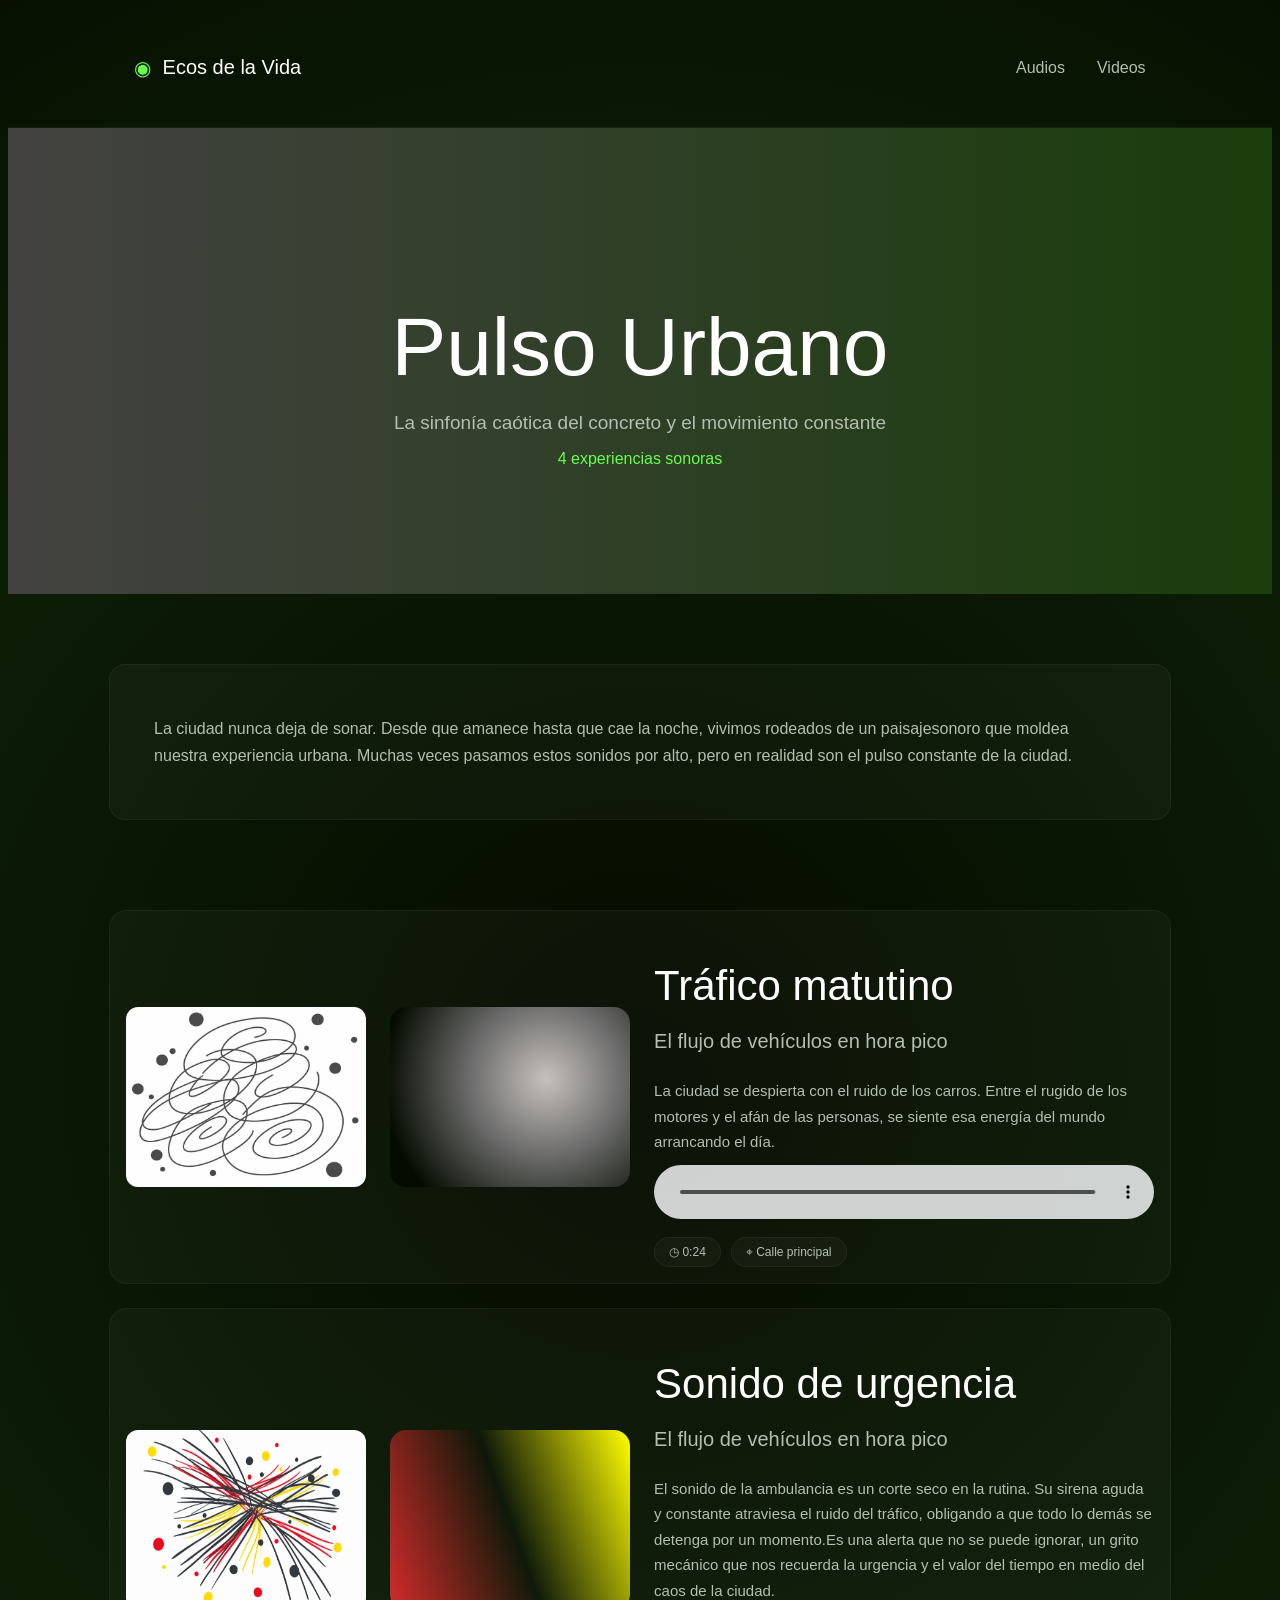
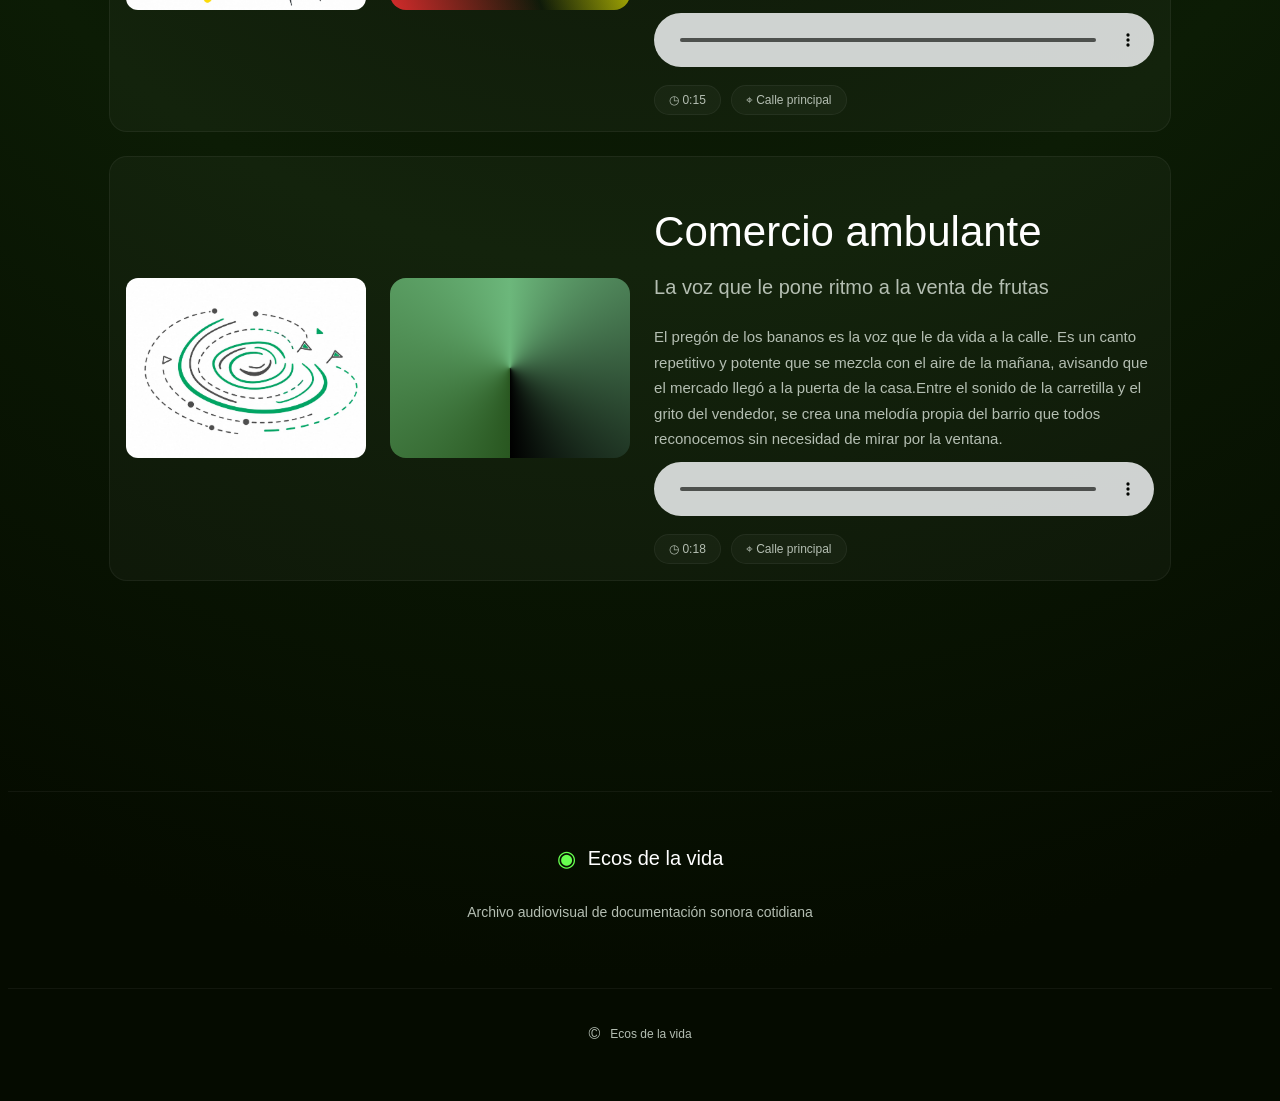
<file: archivo sonoro 2.5/pulso.html>
<!DOCTYPE html>
<html lang="es">

<head>
  <meta charset="UTF-8">
  <meta name="viewport" content="width=device-width, initial-scale=1.0">
  <title>Pulso Urbano</title>
  <link rel="stylesheet" href="pulso.css">
</head>

<body>

  <header class="encabezado">

    <a href="index.html" class="logo">

      <span class="logo-icono">◉</span>
      <span class="logo-texto">Ecos de la Vida</span>

    </a>

    <nav class="navegacion">
      <a href="index.html#territorios" class="navegacion-enlace">Audios</a>
      <a href="index.html#videos" class="navegacion-enlace">Videos</a>
    </nav>

  </header>

  <main class="pagina-categoria">

    <section class="categoria-hero">

        <div class="categoria-contenido">

            <h1 class="categoria-titulo">Pulso Urbano</h1>

            <p class="categoria-subtitulo">
                La sinfonía caótica del concreto y el movimiento constante
            </p>

            <p class="categoria-cantidad">
                4 experiencias sonoras
            </p>

        </div>

  </section>


  <section class="categoria-intro">

        <div class="categoria-caja">

            <p>
                La ciudad nunca deja de sonar. Desde que amanece hasta que cae la noche,
                 vivimos rodeados de un paisajesonoro que moldea nuestra experiencia urbana.
                  Muchas veces pasamos estos sonidos por alto, pero en realidad son el pulso constante de la ciudad.
            </p>

        </div>

  </section>


  <section class="audios">

        <article class="audio-card">

            <img 
            src="media/img/trafico.jpeg" 
            alt="Tráfico matutino"
            class="audio-img">

            <div class="audio-cuadro"></div>

            <div class="audio-info">

                <div class="audio-top">

                    <div>

                        <h2 class="audio-titulo">
                            Tráfico matutino
                        </h2>

                        <h3 class="audio-subtitulo">
                            El flujo de vehículos en hora pico
                        </h3>

                    </div>

                    
                </div>

                <p class="audio-texto">

                    La ciudad se despierta con el ruido de los carros.
                    Entre el rugido de los motores y el afán de las personas,
                    se siente esa energía del mundo arrancando el día.

                </p>

                <audio controls class="audio-player">

                    <source 
                    src="media/Audios/trafico.mp3"
                    type="audio/mpeg">

                </audio>

                <div class="audio-meta">

                    <span class="audio-tag">
                    ◷ 0:24
                    </span>

                    <span class="audio-tag">
                    ⌖ Calle principal
                    </span>

                </div>

            </div>

        </article>


         <article class="audio-card">

            <img 
            src="media/img/ambulancia.jpeg" 
            alt="ruido ambulancia"
            class="audio-img">

            <div class="audio-cuadro-1"></div>

            <div class="audio-info">

                <div class="audio-top">

                    <div>

                        <h2 class="audio-titulo">
                            Sonido de urgencia
                        </h2>

                        <h3 class="audio-subtitulo">
                            El flujo de vehículos en hora pico
                        </h3>

                    </div>

                    
                </div>

                <p class="audio-texto">

                    El sonido de la ambulancia es un corte seco en la rutina. Su sirena aguda y
                    constante atraviesa el ruido del tráfico, obligando a que todo lo demás se
                    detenga por un momento.Es una alerta que no se puede ignorar, un grito mecánico
                    que nos recuerda la urgencia y el valor del tiempo en medio del caos de la ciudad.
                </p>

                <audio controls class="audio-player">

                    <source 
                    src="media/Audios/ambulancia.mp3"
                    type="audio/mpeg">

                </audio>

                <div class="audio-meta">

                    <span class="audio-tag">
                    ◷ 0:15
                    </span>

                    <span class="audio-tag">
                    ⌖ Calle principal
                    </span>

                </div>

            </div>

        </article>


         <article class="audio-card">

            <img 
            src="media/img/vendedor.jpeg" 
            alt="representacion ruido vendedor"
            class="audio-img">

            <div class="audio-cuadro-2"></div>

            <div class="audio-info">

            <div class="audio-top">

                <div>

                <h2 class="audio-titulo">
                    Comercio ambulante
                </h2>

                <h3 class="audio-subtitulo">
                    La voz que le pone ritmo a la venta de frutas
                </h3>

                </div>

                
            </div>

            <p class="audio-texto">

                El pregón de los bananos es la voz que le da vida a la calle. Es un canto
                repetitivo y potente que se mezcla con el aire de la mañana, avisando que
                el mercado llegó a la puerta de la casa.Entre el sonido de la carretilla 
                y el grito del vendedor, se crea una melodía propia del barrio que todos 
                reconocemos sin necesidad de mirar por la ventana.
            </p>

            <audio controls class="audio-player">

                <source 
                src="media/Audios/vendedor.mp3"
                type="audio/mpeg">

            </audio>

            <div class="audio-meta">

                <span class="audio-tag">
                ◷ 0:18
                </span>

                <span class="audio-tag">
                ⌖ Calle principal
                </span>

            </div>

            </div>

        </article>
  </section>

    <footer class="footer">

        <div class="footer-linea"></div>

            <div class="footer-contenido">

                <div class="footer-logo">

                    <span class="footer-icono">◉</span>

                    <span class="footer-texto">Ecos de la vida</span>

                </div>

                    <p class="footer-descripcion">
                        Archivo audiovisual de documentación sonora cotidiana
                    </p>

            </div>

            <div class="footer-linea"></div>

            <div class="footer-copy">

                <span class="footer-copy-icono">©</span>

                <p>Ecos de la vida</p>

            </div>

    </footer>   



</main>

</body>
</html>
</file>
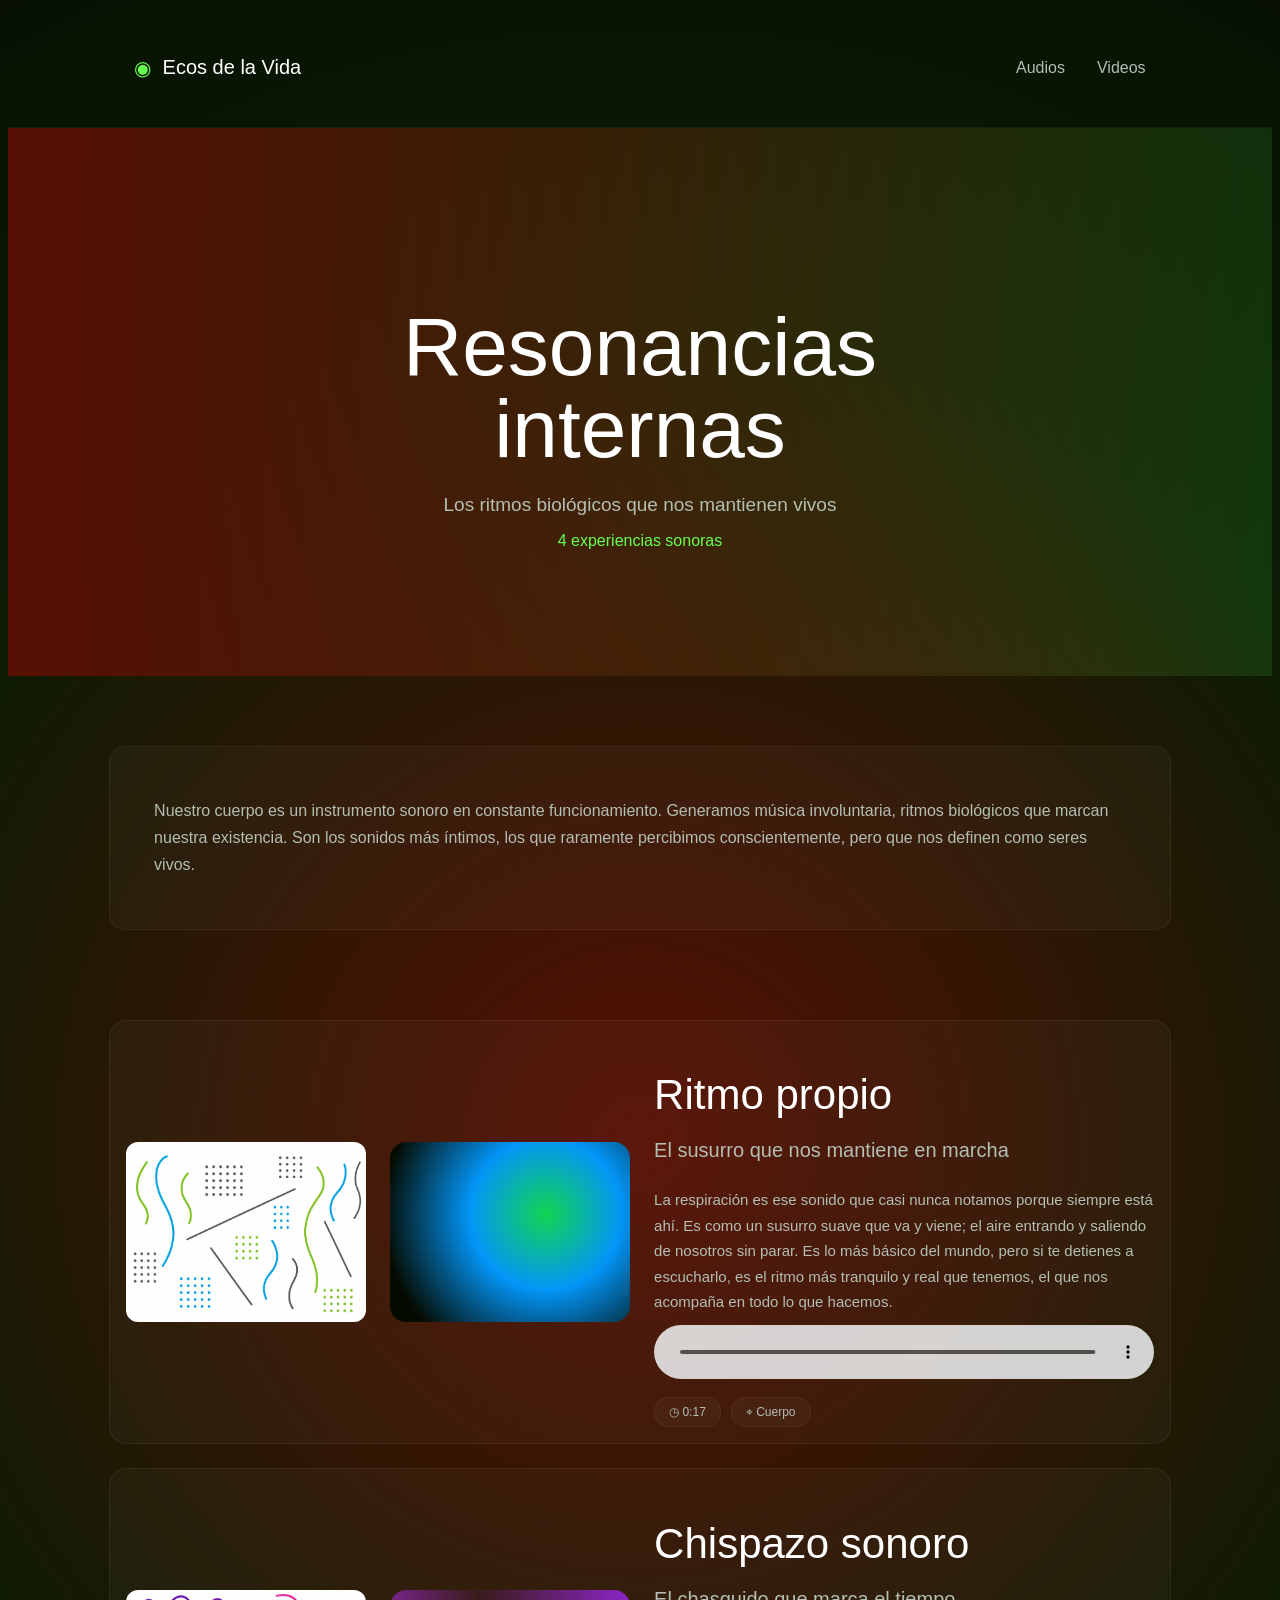
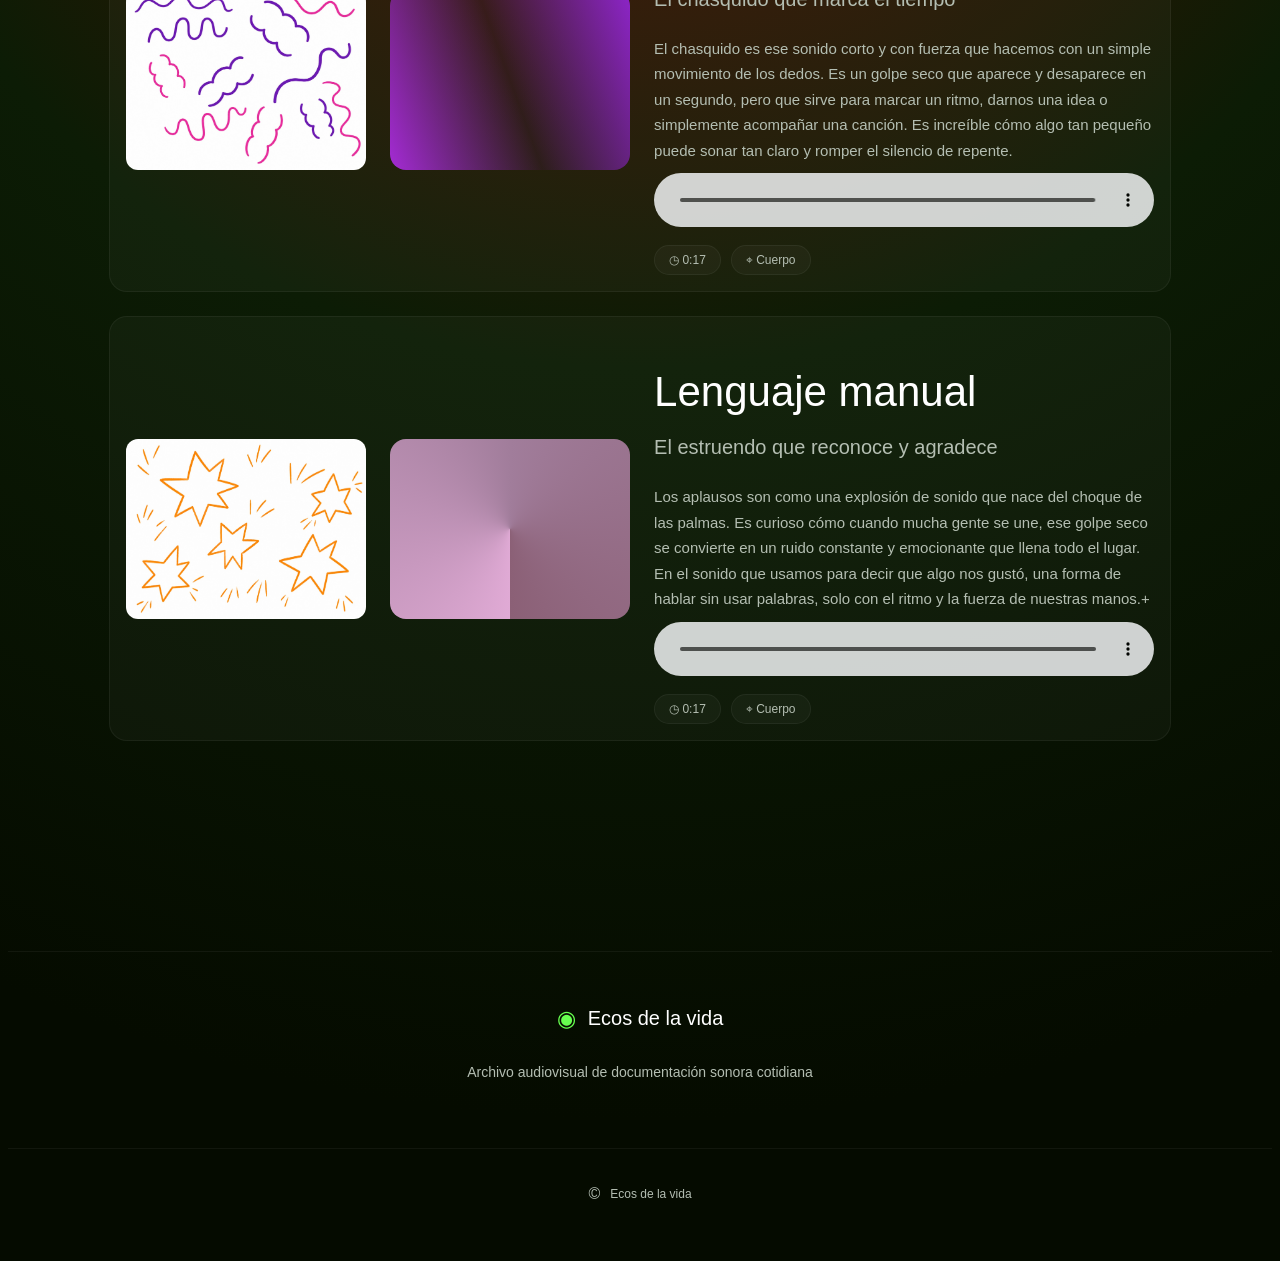
<file: archivo sonoro 2.5/resonancias.html>
<!DOCTYPE html>
<html lang="es">

<head>
  <meta charset="UTF-8">
  <meta name="viewport" content="width=device-width, initial-scale=1.0">
  <title>Resonancias Internas</title>
  <link rel="stylesheet" href="resonancias.css">
</head>

<body>

  <header class="encabezado">

    <a href="index.html" class="logo">

      <span class="logo-icono">◉</span>
      <span class="logo-texto">Ecos de la Vida</span>

    </a>

    <nav class="navegacion">
      <a href="index.html#territorios" class="navegacion-enlace">Audios</a>
      <a href="index.html#videos" class="navegacion-enlace">Videos</a>
    </nav>

  </header>

  <main class="pagina-categoria">

    <section class="categoria-hero">

        <div class="categoria-contenido">

            <h1 class="categoria-titulo">Resonancias internas</h1>

            <p class="categoria-subtitulo">
                Los ritmos biológicos que nos mantienen vivos     
            </p>

            <p class="categoria-cantidad">
                4 experiencias sonoras
            </p>

        </div>

  </section>


  <section class="categoria-intro">

        <div class="categoria-caja">

            <p>
                Nuestro cuerpo es un instrumento sonoro en constante funcionamiento.
                 Generamos música involuntaria, ritmos biológicos que marcan nuestra
                  existencia. Son los sonidos más íntimos, los que raramente percibimos 
                  conscientemente, pero que nos definen como seres vivos.
            </p>

        </div>

  </section>


  <section class="audios">

        <article class="audio-card">

            <img 
            src="media/img/Respiracion.jpeg" 
            alt="representacion ruido respiración"
            class="audio-img">

            <div class="audio-cuadro"></div>

            <div class="audio-info">

                <div class="audio-top">

                    <div>

                        <h2 class="audio-titulo">
                            Ritmo propio
                        </h2>

                        <h3 class="audio-subtitulo">
                            El susurro que nos mantiene en marcha
                        </h3>

                    </div>

                    
                </div>

                <p class="audio-texto">

                    La respiración es ese sonido que casi nunca notamos porque siempre está ahí.
                     Es como un susurro suave que va y viene; el aire entrando y saliendo de nosotros
                    sin parar. Es lo más básico del mundo, pero si te detienes a escucharlo, 
                    es el ritmo más tranquilo y real que tenemos, el que nos acompaña en todo
                     lo que hacemos.
                </p>

                <audio controls class="audio-player">

                    <source 
                    src="media/Audios/respiracion.mp3"
                    type="audio/mpeg">

                </audio>

                <div class="audio-meta">

                    <span class="audio-tag">
                    ◷ 0:17
                    </span>

                    <span class="audio-tag">
                    ⌖ Cuerpo
                    </span>

                </div>

            </div>

        </article>


         <article class="audio-card">

            <img 
            src="media/img/chasquido.jpeg" 
            alt="representacion ruido chasquido"
            class="audio-img">

            <div class="audio-cuadro-1"></div>

            <div class="audio-info">

                <div class="audio-top">

                    <div>

                        <h2 class="audio-titulo">
                            Chispazo sonoro
                        </h2>

                        <h3 class="audio-subtitulo">
                            El chasquido que marca el tiempo
                        </h3>

                    </div>

                    
                </div>

            <p class="audio-texto">

                El chasquido es ese sonido corto y con fuerza que hacemos con
                un simple movimiento de los dedos. Es un golpe seco que aparece
                y desaparece en un segundo, pero que sirve para marcar un ritmo,
                darnos una idea o simplemente acompañar una canción. Es increíble
                 cómo algo tan pequeño puede sonar tan claro y romper el silencio de repente.
            </p>

            <audio controls class="audio-player">

                <source 
                src="media/Audios/chasquido.mp3"
                type="audio/mpeg">

            </audio>

            <div class="audio-meta">

                <span class="audio-tag">
                ◷ 0:17
                </span>

                <span class="audio-tag">
                ⌖ Cuerpo
                </span>

            </div>

            </div>

        </article>


         <article class="audio-card">

            <img 
            src="media/img/aplauso.jpeg" 
            alt="representacion ruido aplauso"
            class="audio-img">

            <div class="audio-cuadro-2"></div>

            <div class="audio-info">

            <div class="audio-top">

                <div>

                    <h2 class="audio-titulo">
                        Lenguaje manual
                    </h2>

                    <h3 class="audio-subtitulo">
                        El estruendo que reconoce y agradece
                    </h3>

                </div>

                
            </div>

            <p class="audio-texto">

                Los aplausos son como una explosión de sonido que
                 nace del choque de las palmas. Es curioso cómo cuando
                 mucha gente se une, ese golpe seco se convierte en un
                  ruido constante y emocionante que llena todo el lugar.
                En el sonido que usamos para decir que algo nos gustó,
                una forma de hablar sin usar palabras, solo con el ritmo 
                y la fuerza de nuestras manos.+
            </p>

            <audio controls class="audio-player">

                <source 
                src="media/Audios/aplausos.mp3"
                type="audio/mpeg">

            </audio>

            <div class="audio-meta">

                <span class="audio-tag">
                ◷ 0:17
                </span>

                <span class="audio-tag">
                ⌖ Cuerpo
                </span>

            </div>

            </div>

        </article>

  </section>

    <footer class="footer">

        <div class="footer-linea"></div>

            <div class="footer-contenido">

                <div class="footer-logo">

                    <span class="footer-icono">◉</span>

                    <span class="footer-texto">Ecos de la vida</span>

                </div>

                    <p class="footer-descripcion">
                        Archivo audiovisual de documentación sonora cotidiana
                    </p>

            </div>

            <div class="footer-linea"></div>

            <div class="footer-copy">

                <span class="footer-copy-icono">©</span>

                <p>Ecos de la vida</p>

            </div>

            </footer>   



</main>

</body>
</html>
</file>
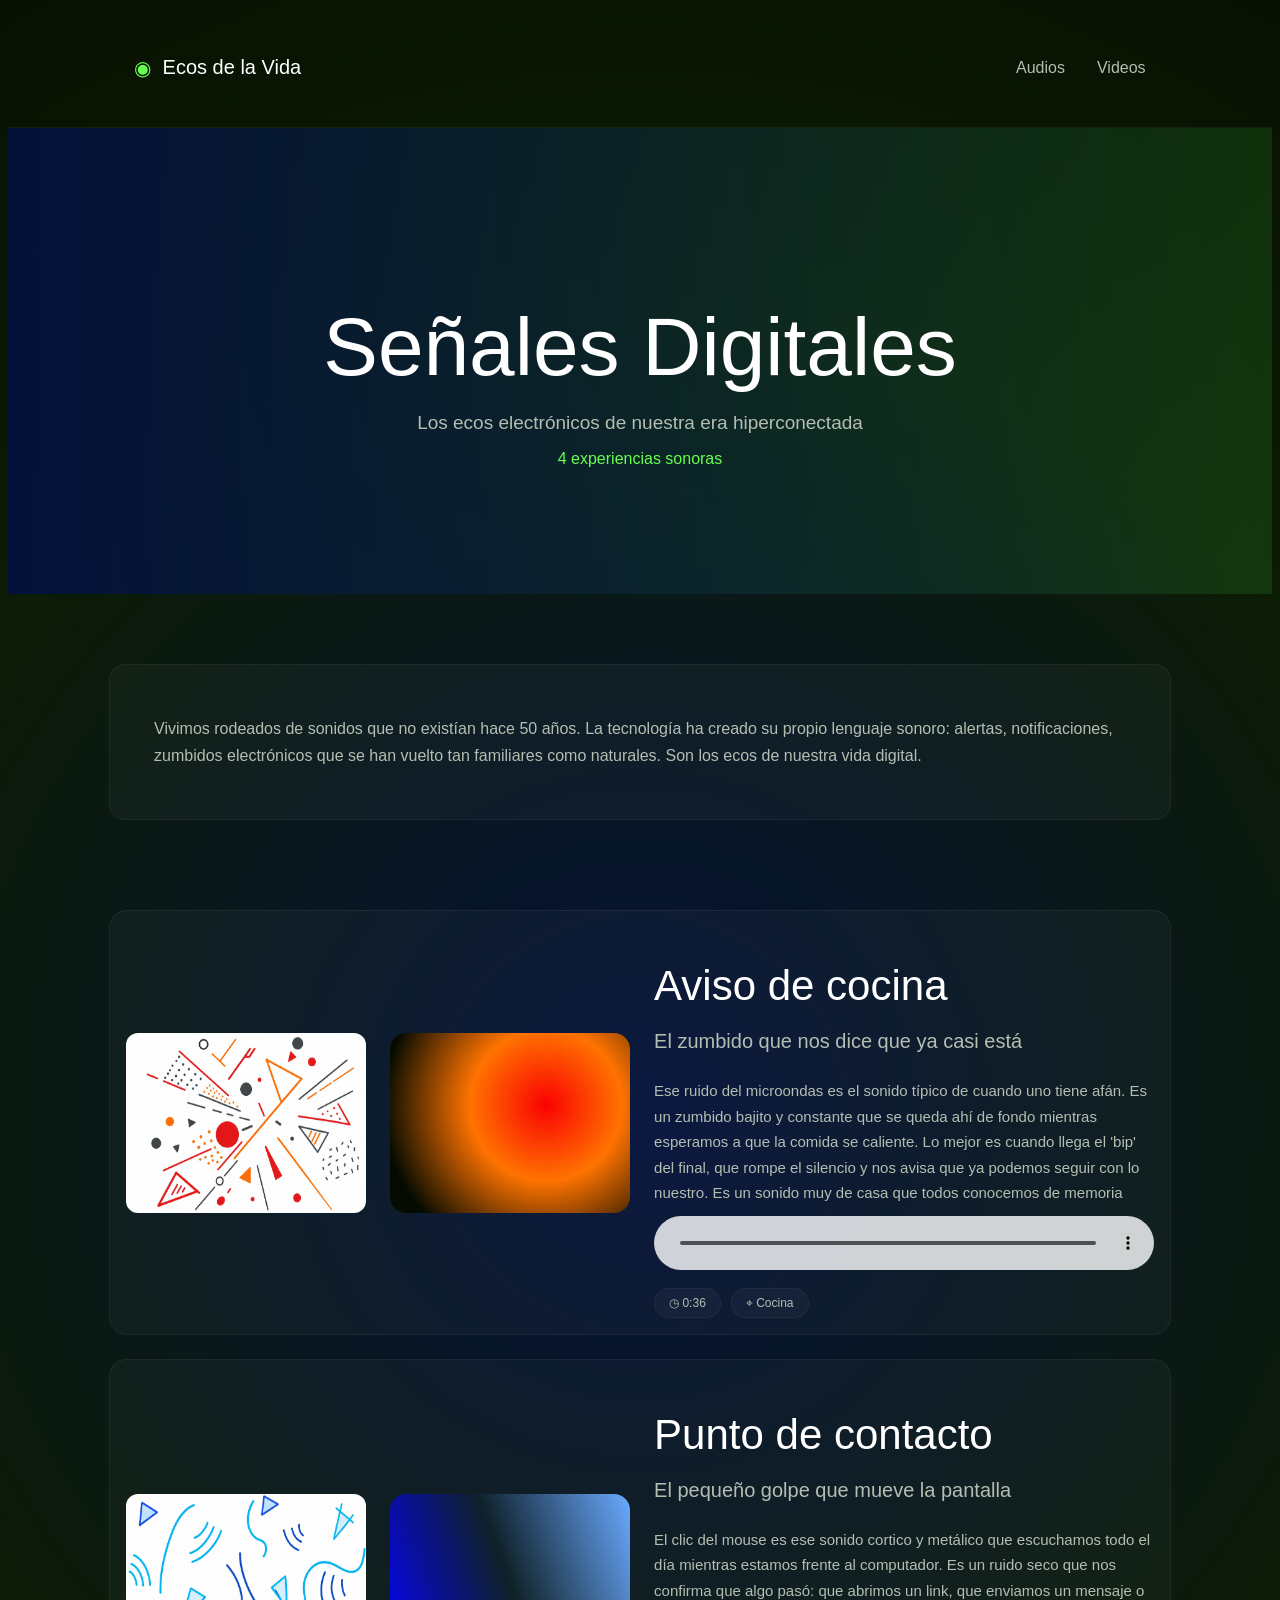
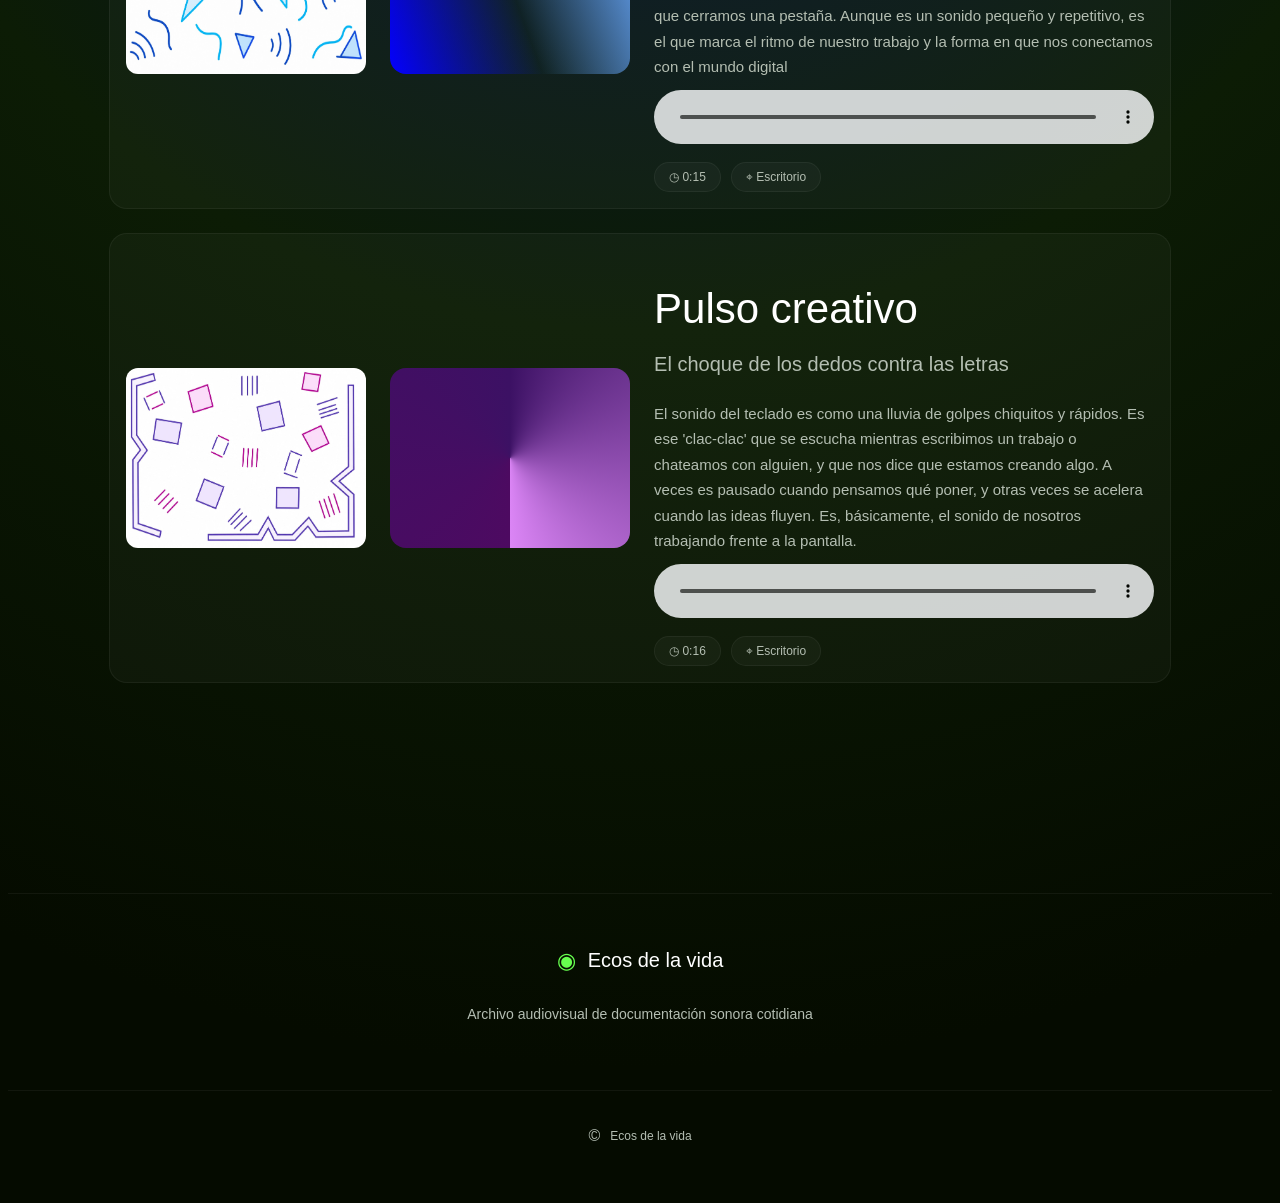
<file: archivo sonoro 2.5/señales.html>
<!DOCTYPE html>
<html lang="es">

<head>
  <meta charset="UTF-8">
  <meta name="viewport" content="width=device-width, initial-scale=1.0">
  <title>Señales Digitales</title>
  <link rel="stylesheet" href="señales.css">
</head>

<body>

  <header class="encabezado">

    <a href="index.html" class="logo">

      <span class="logo-icono">◉</span>
      <span class="logo-texto">Ecos de la Vida</span>

    </a>

    <nav class="navegacion">
      <a href="index.html#territorios" class="navegacion-enlace">Audios</a>
      <a href="index.html#videos" class="navegacion-enlace">Videos</a>
    </nav>

  </header>

  <main class="pagina-categoria">

    <section class="categoria-hero">

        <div class="categoria-contenido">

            <h1 class="categoria-titulo">Señales Digitales</h1>

            <p class="categoria-subtitulo">
                Los ecos electrónicos de nuestra era hiperconectada    
            </p>

            <p class="categoria-cantidad">
                4 experiencias sonoras
            </p>

        </div>

  </section>


  <section class="categoria-intro">

        <div class="categoria-caja">

            <p>
                Vivimos rodeados de sonidos que no existían hace 50 años.
                 La tecnología ha creado su propio lenguaje sonoro: alertas, 
                 notificaciones, zumbidos electrónicos que se han vuelto tan
                  familiares como naturales. Son los ecos de nuestra vida digital.

        </div>

  </section>


  <section class="audios">

        <article class="audio-card">

            <img 
            src="media/img/miroondas.jpeg" 
            alt="representacion ruido microondas"
            class="audio-img">

            <div class="audio-cuadro"></div>

            <div class="audio-info">

                <div class="audio-top">

                    <div>

                        <h2 class="audio-titulo">
                            Aviso de cocina
                        </h2>

                        <h3 class="audio-subtitulo">
                            El zumbido que nos dice que ya casi está
                        </h3>

                    </div>

                   

                    
                </div>

                <p class="audio-texto">

                    Ese ruido del microondas es el sonido típico de cuando 
                    uno tiene afán. Es un zumbido bajito y constante que 
                    se queda ahí de fondo mientras esperamos a que la comida 
                    se caliente. Lo mejor es cuando llega el 'bip' del final, 
                    que rompe el silencio y nos avisa que ya podemos seguir con 
                    lo nuestro. Es un sonido muy de casa que todos conocemos de memoria
                </p>

                <audio controls class="audio-player">

                    <source 
                    src="media/Audios/microondas.mp3"
                    type="audio/mpeg">

                </audio>

                <div class="audio-meta">

                    <span class="audio-tag">
                    ◷ 0:36
                    </span>

                    <span class="audio-tag">
                    ⌖ Cocina
                    </span>

                </div>

            </div>

        </article>


         <article class="audio-card">

            <img 
            src="media/img/mouse.jpeg" 
            alt="representacion ruido mouse"
            class="audio-img">

            <div class="audio-cuadro-1"></div>

            <div class="audio-info">

                <div class="audio-top">

                    <div>

                        <h2 class="audio-titulo">
                            Punto de contacto
                        </h2>

                        <h3 class="audio-subtitulo">
                            El pequeño golpe que mueve la pantalla
                        </h3>

                    </div>

                    
                </div>

                <p class="audio-texto">

                    El clic del mouse es ese sonido cortico y metálico que 
                    escuchamos todo el día mientras estamos frente al computador. 
                    Es un ruido seco que nos confirma que algo pasó: que abrimos 
                    un link, que enviamos un mensaje o que cerramos una pestaña. 
                    Aunque es un sonido pequeño y repetitivo, es el que marca el 
                    ritmo de nuestro trabajo y la forma en que nos conectamos con el mundo digital
                </p>

                <audio controls class="audio-player">

                    <source 
                    src="media/Audios/mouse.mp3"
                    type="audio/mpeg">

                </audio>

                <div class="audio-meta">

                    <span class="audio-tag">
                    ◷ 0:15
                    </span>

                    <span class="audio-tag">
                    ⌖ Escritorio
                    </span>

                </div>

            </div>

        </article>


         <article class="audio-card">

            <img 
            src="media/img/Teclado.jpeg" 
            alt="representacion ruido vendedor"
            class="audio-img">

            <div class="audio-cuadro-2"></div>

            <div class="audio-info">

                <div class="audio-top">

                   <div>

                        <h2 class="audio-titulo">
                            Pulso creativo
                        </h2>

                        <h3 class="audio-subtitulo">
                            El choque de los dedos contra las letras
                        </h3>

                    </div>

                    
                </div>

                <p class="audio-texto">

                    El sonido del teclado es como una lluvia de golpes chiquitos 
                    y rápidos. Es ese 'clac-clac' que se escucha mientras escribimos 
                    un trabajo o chateamos con alguien, y que nos dice que estamos 
                    creando algo. A veces es pausado cuando pensamos qué poner, y 
                    otras veces se acelera cuando las ideas fluyen. Es, básicamente, 
                    el sonido de nosotros trabajando frente a la pantalla.
                </p>

                <audio controls class="audio-player">

                    <source 
                    src="media/Audios/teclado.mp3"
                    type="audio/mpeg">

                </audio>

                <div class="audio-meta">

                    <span class="audio-tag">
                    ◷ 0:16
                    </span>

                    <span class="audio-tag">
                    ⌖ Escritorio
                    </span>

                </div>

            </div>

        </article>

  </section>

    <footer class="footer">

        <div class="footer-linea"></div>

            <div class="footer-contenido">

                <div class="footer-logo">

                    <span class="footer-icono">◉</span>

                    <span class="footer-texto">Ecos de la vida</span>

                </div>

                    <p class="footer-descripcion">
                        Archivo audiovisual de documentación sonora cotidiana
                    </p>

            </div>

            <div class="footer-linea"></div>

            <div class="footer-copy">

                <span class="footer-copy-icono">©</span>

                <p>Ecos de la vida</p>

            </div>

            </footer>   



</main>

</body>
</html>
</file>
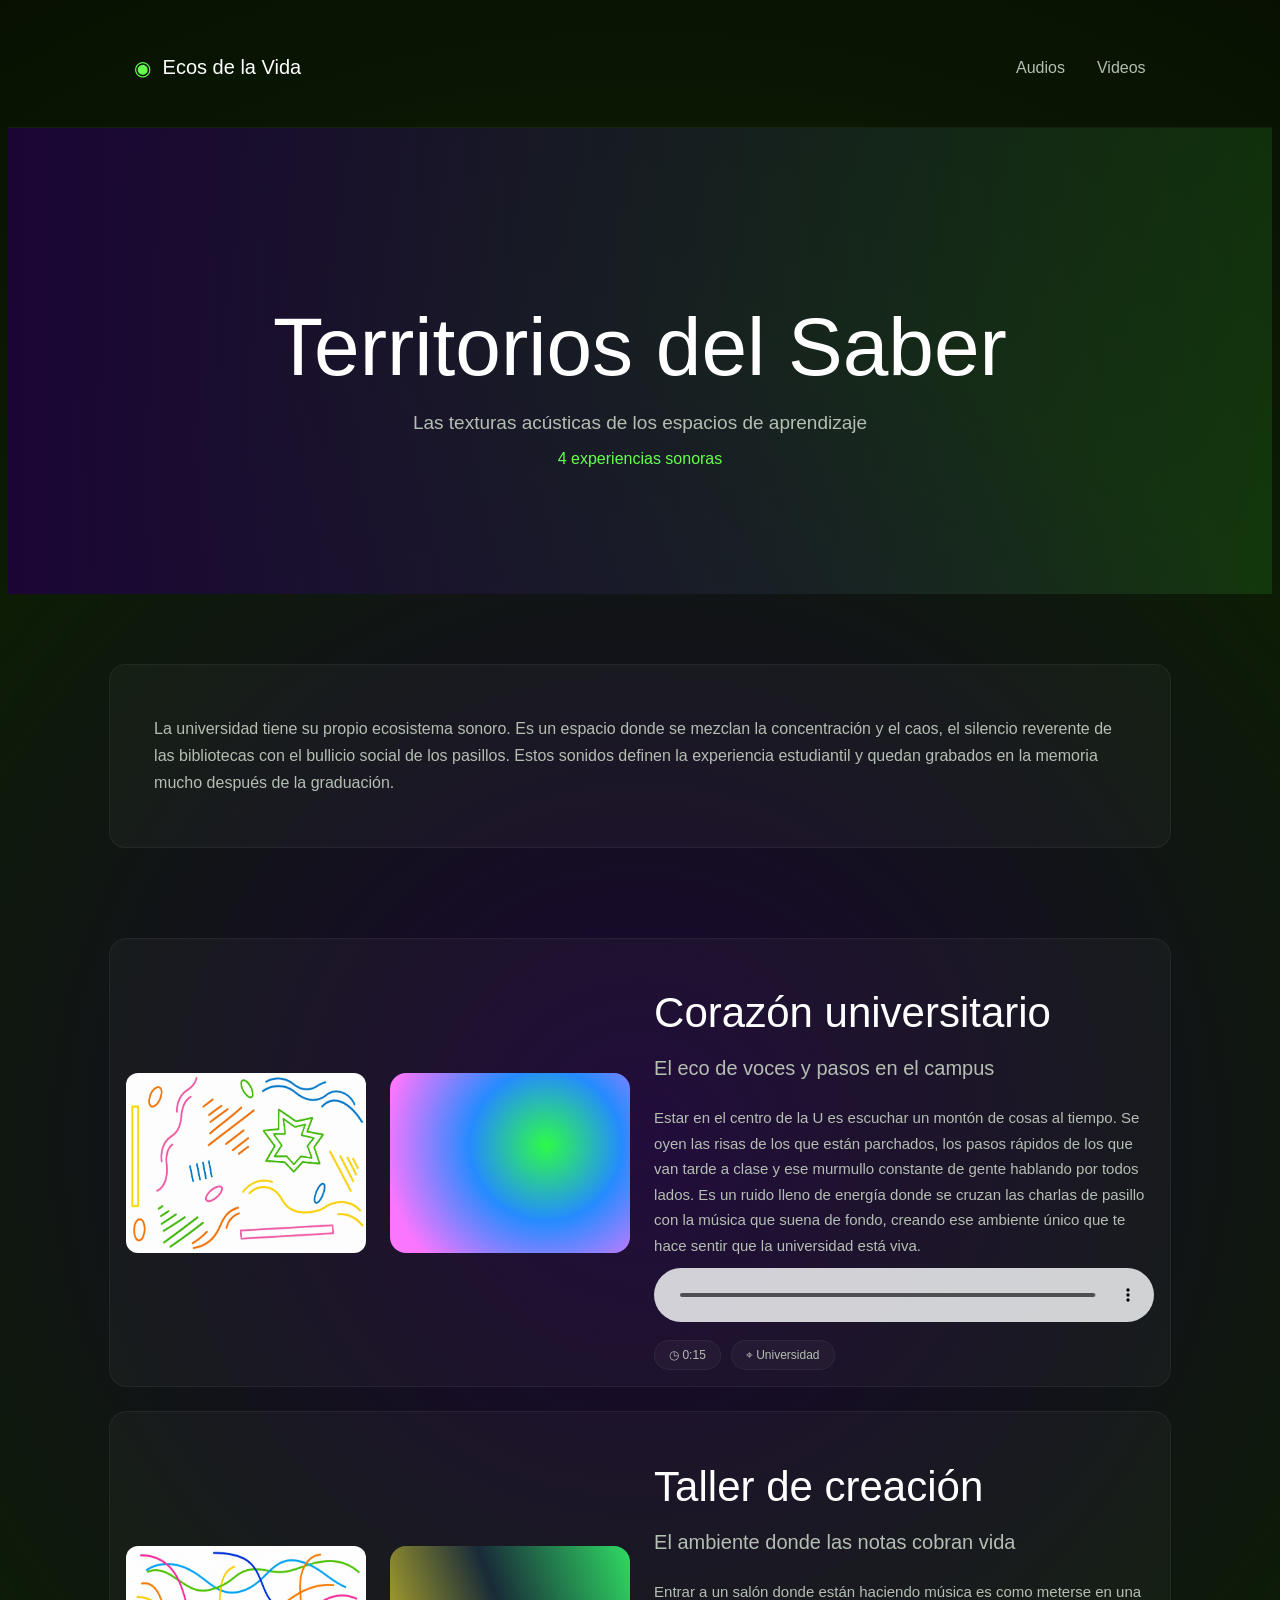
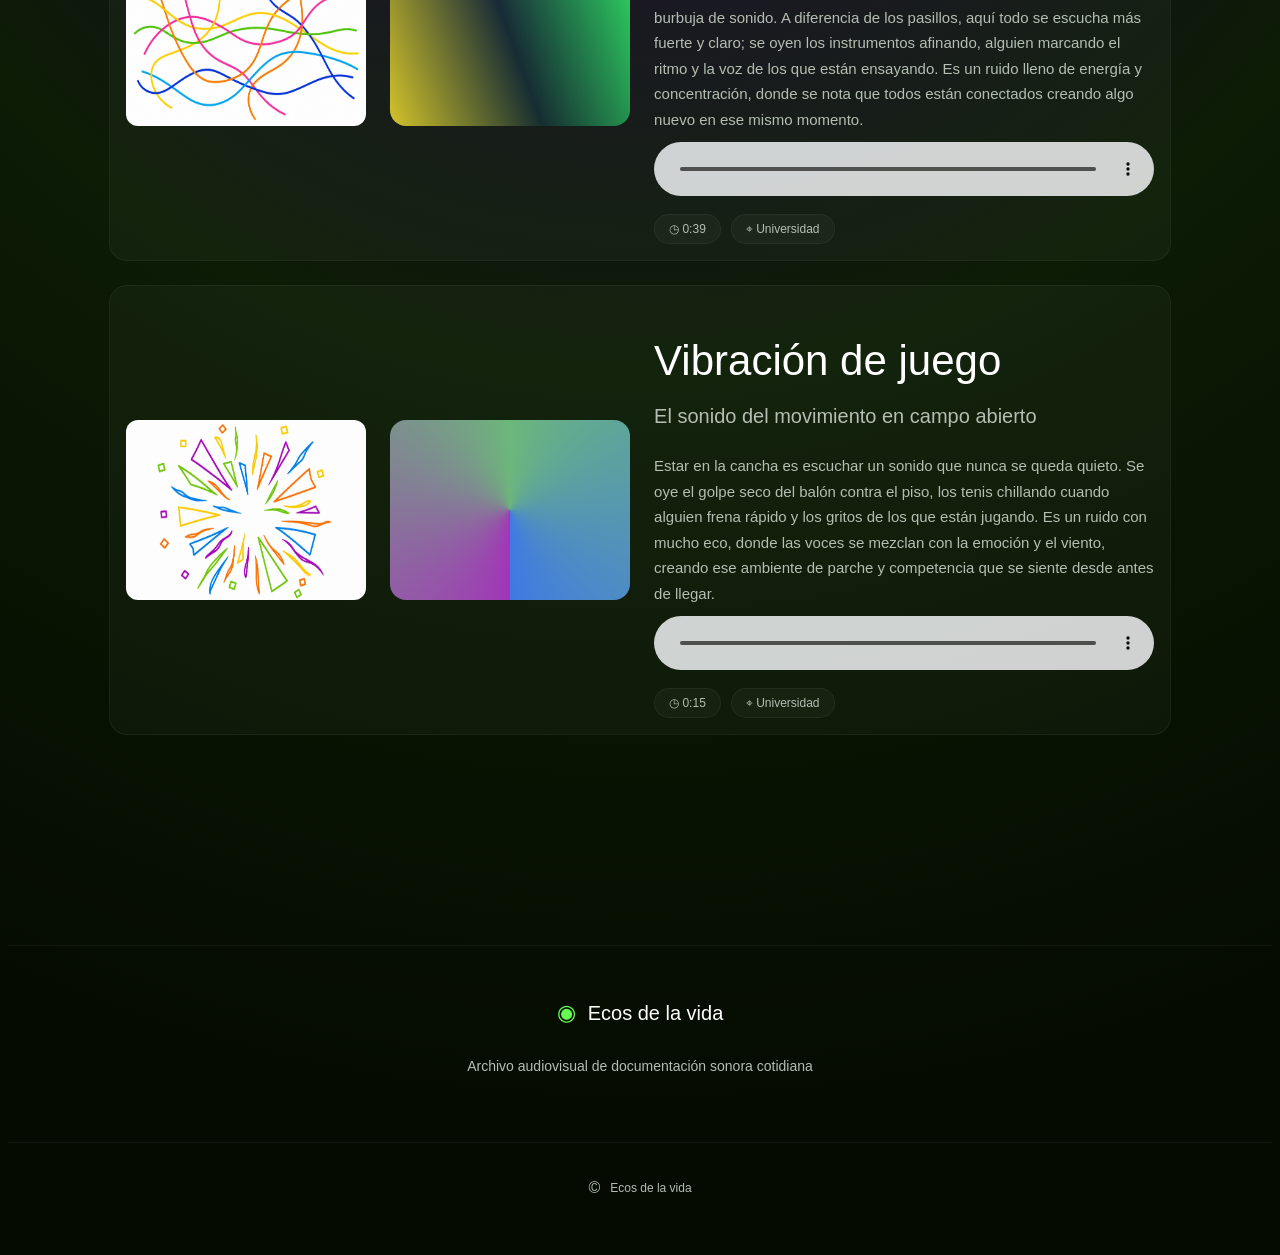
<file: archivo sonoro 2.5/territorios.html>
<!DOCTYPE html>
<html lang="es">

<head>
  <meta charset="UTF-8">
  <meta name="viewport" content="width=device-width, initial-scale=1.0">
  <title>Territorios del Saber</title>
  <link rel="stylesheet" href="territorios.css">
</head>

<body>

  <header class="encabezado">

    <a href="index.html" class="logo">

      <span class="logo-icono">◉</span>
      <span class="logo-texto">Ecos de la Vida</span>

    </a>

    <nav class="navegacion">
      <a href="index.html#territorios" class="navegacion-enlace">Audios</a>
      <a href="index.html#videos" class="navegacion-enlace">Videos</a>
    </nav>

  </header>

  <main class="pagina-categoria">

    <section class="categoria-hero">

        <div class="categoria-contenido">

            <h1 class="categoria-titulo">Territorios del Saber</h1>

            <p class="categoria-subtitulo">
                Las texturas acústicas de los espacios de aprendizaje  
            </p>

            <p class="categoria-cantidad">
                4 experiencias sonoras
            </p>

        </div>

  </section>


  <section class="categoria-intro">

        <div class="categoria-caja">

            <p>
                La universidad tiene su propio ecosistema sonoro. 
                Es un espacio donde se mezclan la concentración y 
                el caos, el silencio reverente de las bibliotecas 
                con el bullicio social de los pasillos. Estos sonidos 
                definen la experiencia estudiantil y quedan grabados 
                en la memoria mucho después de la graduación.
        </div>

  </section>


  <section class="audios">

        <article class="audio-card">

            <img 
            src="media/img/brocoli.jpeg" 
            alt="representacion ruido del brocoli"
            class="audio-img">

            <div class="audio-cuadro"></div>

            <div class="audio-info">

                <div class="audio-top">

                    <div>

                        <h2 class="audio-titulo">
                            Corazón universitario
                        </h2>

                        <h3 class="audio-subtitulo">
                            El eco de voces y pasos en el campus
                        </h3>

                    </div>
                    

                    
                </div>

                <p class="audio-texto">

                    Estar en el centro de la U es escuchar un montón de 
                    cosas al tiempo. Se oyen las risas de los que están 
                    parchados, los pasos rápidos de los que van tarde a 
                    clase y ese murmullo constante de gente hablando por 
                    todos lados. Es un ruido lleno de energía donde se cruzan 
                    las charlas de pasillo con la música que suena de fondo, 
                    creando ese ambiente único que te hace sentir que la universidad está viva.
                </p>

                <audio controls class="audio-player">

                    <source 
                    src="media/Audios/Brocoli.mp3"
                    type="audio/mpeg">

                </audio>

                <div class="audio-meta">

                    <span class="audio-tag">
                    ◷ 0:15
                    </span>

                    <span class="audio-tag">
                    ⌖ Universidad
                    </span>

                </div>

            </div>

        </article>


         <article class="audio-card">

            <img 
            src="media/img/pasillos.jpeg" 
            alt="representacion ruido salon musica"
            class="audio-img">

            <div class="audio-cuadro-1"></div>

            <div class="audio-info">

                <div class="audio-top">

                    <div>

                        <h2 class="audio-titulo">
                            Taller de creación
                        </h2>

                        <h3 class="audio-subtitulo">
                            El ambiente donde las notas cobran vida
                        </h3>

                    </div>
                    
                </div>

                <p class="audio-texto">

                    Entrar a un salón donde están haciendo música es como 
                    meterse en una burbuja de sonido. A diferencia de los 
                    pasillos, aquí todo se escucha más fuerte y claro; se 
                    oyen los instrumentos afinando, alguien marcando el ritmo 
                    y la voz de los que están ensayando. Es un ruido lleno de 
                    energía y concentración, donde se nota que todos están conectados 
                    creando algo nuevo en ese mismo momento.
                </p>

                <audio controls class="audio-player">

                    <source 
                    src="media/Audios/pasillos.mp3"
                    type="audio/mpeg">

                </audio>

                <div class="audio-meta">

                    <span class="audio-tag">
                    ◷ 0:39
                    </span>

                    <span class="audio-tag">
                    ⌖ Universidad
                    </span>

                </div>

            </div>

        </article>


         <article class="audio-card">

            <img 
            src="media/img/cancha.jpeg" 
            alt="representacion ruido cancha"
            class="audio-img">

            <div class="audio-cuadro-2"></div>

            <div class="audio-info">

                <div class="audio-top">

                    <div>

                        <h2 class="audio-titulo">
                            Vibración de juego
                        </h2>

                        <h3 class="audio-subtitulo">
                            El sonido del movimiento en campo abierto
                        </h3>

                    </div>

                    
                </div>

                <p class="audio-texto">

                    Estar en la cancha es escuchar un sonido que nunca se queda quieto. 
                    Se oye el golpe seco del balón contra el piso, los tenis chillando cuando 
                    alguien frena rápido y los gritos de los que están jugando. Es un ruido 
                    con mucho eco, donde las voces se mezclan con la emoción y el viento, 
                    creando ese ambiente de parche y competencia que se siente desde antes de llegar.
                </p>

                <audio controls class="audio-player">

                    <source 
                    src="media/Audios/cancha.mp3"
                    type="audio/mpeg">

                </audio>

                <div class="audio-meta">

                    <span class="audio-tag">
                    ◷ 0:15
                    </span>

                    <span class="audio-tag">
                    ⌖ Universidad
                    </span>

                </div>

            </div>

        </article>

  </section>

    <footer class="footer">

        <div class="footer-linea"></div>

            <div class="footer-contenido">

                <div class="footer-logo">

                    <span class="footer-icono">◉</span>

                    <span class="footer-texto">Ecos de la vida</span>

                </div>

                    <p class="footer-descripcion">
                        Archivo audiovisual de documentación sonora cotidiana
                    </p>

            </div>

            <div class="footer-linea"></div>

            <div class="footer-copy">

                <span class="footer-copy-icono">©</span>

                <p>Ecos de la vida</p>

            </div>

            </footer>   



</main>

</body>
</html>
</file>
<file: archivo sonoro 2.5/pulso.css>
:root {

  --color-texto:#ffffff;
  --color-secundario:#b4beb2;
  --color-letraverde:#67ff4f;
  --color-cajas:rgba(255,255,255,0.03);
  --color-bordes: rgba(255,255,255,0.05);
  --color-iconos: #67ff4f

}


* {
  
  box-sizing: border-box;
}


body{

  min-height:100vh;
  color: var(--color-texto);
  font-family:sans-serif;

  background:
    radial-gradient(
      circle at 50% 40%,
      #050B00 0%,
      #0C1C05 45%,
      #050B00 86%
    );
}


.encabezado {
  height: 120px;
  padding: 0 10%;

  display: flex;
  align-items: center;
  justify-content: space-between;
  border-bottom: 1px solid var(--color-bordes);
}



.logo {


  display: flex;
  align-items: center;
  gap: 0.7rem;
  text-decoration: none;
  color: var(--color-texto);
}


.logo-icono {

    color: var(--color-iconos);
    font-size: 20px;

}


.logo-texto {

    font-size: 20px;

}


.navegacion {

    display: flex;
    gap: 32px;
}


.navegacion-enlace {

    color: var(--color-secundario);
    text-decoration: none;
}


.pagina-categoria {

  min-height: 100vh;
}


.categoria-hero {

  padding: 110px 8%;
  text-align: center;

  background: linear-gradient(
    to right,
    #434241,
    #1A3D0B
  );
}

.categoria-contenido {

  max-width: 760px;
  margin: 0 auto;
}

.categoria-titulo {

  margin-bottom: 24px;

  font-size: 82px;
  font-weight: 300;
  line-height: 1;
  
}

.categoria-subtitulo {

  margin-bottom: 16px;
  color: var(--color-secundario);
  font-size: 19px;
}


.categoria-cantidad {

  color: var(--color-letraverde);
  font-size: 16px;
}




.categoria-intro {

  padding: 70px 8%;
}


.categoria-caja {

  margin: 0 auto;

  padding: 34px 44px;
  border-radius: 16px;

  background: var(--color-cajas);
  border: 1px solid var(--color-bordes);
}


.categoria-caja p {

  color: var(--color-secundario);

  font-size: 16px;
  line-height: 1.7;
}


.audios {

  padding: 20px 8% 120px;

  display: flex;

  flex-direction: column;

  gap: 24px;
}



.audio-card {

  
  padding: 16px;
  display: flex;
  align-items: center;
  gap: 24px;
  border-radius: 18px;
  background: var(--color-cajas);
  border: 1px solid var(--color-bordes);

}



.audio-img {

  width: 240px;
  height: 180px;

  border-radius: 12px;
  align-self: center;
}


.audio-cuadro{

    width: 240px;
    height: 180px;

    border-radius: 16px;

    background:

    radial-gradient(
      circle at 65% 40%,
      #c5c0bc 0%,
      #6d6d6d 40%,
      #050B00 86%
    );

    flex-shrink: 0;
}


.audio-cuadro-1{

    width: 240px;
    height: 180px;

    border-radius: 16px;

    background: linear-gradient(
        70deg,
        #d42b2b,
        #0000001a,
        #FFFF00
    );

    flex-shrink: 0;
}

.audio-cuadro-2{

    width: 240px;
    height: 180px;

    border-radius: 16px;

background:

conic-gradient(from 180deg,
 #295720,
  #6cb77b,
   #000000);


    flex-shrink: 0;
}



.audio-info {

  flex: 1;

  display: flex;
  flex-direction: column;
  justify-content: center;
}



.audio-top {

  margin-bottom: -10px;
  display: flex;
  justify-content: space-between;
  align-items: flex-start;
  gap: 20px;
}


.audio-titulo {

  margin-bottom: 4px;
  font-size: 42px;
  font-weight: 300;
  
}


.audio-subtitulo {

  color: var(--color-secundario);
  font-size: 20px;
  font-weight: 300;
}



.audio-texto {

  max-width: 760px;

  margin-bottom: 10px;

  color: var(--color-secundario);
  font-size: 15px;
  line-height: 1.7;
}



.audio-player {

  width: 100%;
  margin-bottom: 18px;
  opacity: 0.85;
}



.audio-meta {

  display: flex;
  align-items: center;
  gap: 10px;
}

.audio-tag {

  padding: 7px 14px;
  border-radius: 18px;
  background: var(--color-cajas);
  border: 1px solid var(--color-bordes);
  color: var(--color-secundario);
  font-size: 12px;
  
}

.footer {

  padding-top: 90px;
  padding-bottom: 40px;
}




.footer-linea {

  width: 100%;
  height: 1px;
  background: var(--color-bordes)
}



.footer-contenido {

  padding: 54px 8%;
  display: flex;
  flex-direction: column;
  align-items: center;
  justify-content: center;
  text-align: center;
}



.footer-logo {

  display: flex;
  align-items: center;
  gap: 12px;
  margin-bottom: 18px;
}


.footer-icono {

  color: var(--color-letraverde);
  font-size: 22px;
}


.footer-texto {

  font-size: 20px;
  font-weight: 300;

}


.footer-descripcion {

  color: var(--color-secundario);
  font-size: 14px;
}


.footer-copy {

  padding-top: 26px;
  display: flex;
  justify-content: center;
  align-items: center;
  gap: 10px;
  color: var(--color-secundario);
  font-size: 12px;
}


.footer-copy-icono {

  font-size: 16px;
}


@media (max-width: 768px){

    body{

        overflow-x: hidden;
    }


    .encabezado{

        padding: 24px 6%;
        height: auto;

        flex-direction: column;
        align-items: flex-start;
        gap: 20px;
    }



    .logo-texto{

        font-size: 18px;
    }



    .navegacion{

        gap: 18px;
        flex-wrap: wrap;
    }



    .categoria-hero{

        padding: 80px 6%;
    }



    .categoria-titulo{

        font-size: 52px;
        line-height: 1.1;
    }



    .categoria-subtitulo{

        font-size: 16px;
        line-height: 1.5;
    }



    .categoria-cantidad{

        font-size: 14px;
    }

    

    .categoria-intro{

        padding: 50px 6%;
    }



    .categoria-caja{

        padding: 24px;
    }



    .categoria-caja p{

        font-size: 15px;
        line-height: 1.7;
    }



    .audios{

        padding: 10px 6% 80px;
        gap: 28px;
    }



    .audio-card{

        padding: 18px;

        flex-direction: column;
        align-items: stretch;
        gap: 18px;
    }



    .audio-img{

        width: 100%;
        height: 220px;

        object-fit: cover;

        border-radius: 14px;
    }



    .audio-cuadro,
    .audio-cuadro-1,
    .audio-cuadro-2{

        width: 100%;
        height: 80px;

        border-radius: 16px;
    }



    .audio-info{

        width: 100%;
    }



    .audio-top{

        margin-bottom: 0;
    }



    .audio-titulo{

        font-size: 32px;
        line-height: 1.1;
    }



    .audio-subtitulo{

        margin-top: 6px;

        font-size: 16px;
        line-height: 1.4;
    }



    .audio-texto{

        max-width: 100%;

        font-size: 14px;
        line-height: 1.8;
    }



    .audio-player{

        width: 100%;
    }



    .audio-meta{

        flex-wrap: wrap;
        gap: 12px;
    }



    .audio-tag{

        font-size: 11px;
    }



    .footer{

        padding-top: 60px;
    }



    .footer-contenido{

        padding: 40px 6%;
    }



    .footer-texto{

        font-size: 18px;
    }

    

    .footer-descripcion{

        line-height: 1.6;
    }

}
</file>
<file: archivo sonoro 2.5/resonancias.css>
:root {

  --color-texto:#ffffff;
  --color-secundario:#b4beb2;
  --color-letraverde:#67ff4f;
  --color-cajas:rgba(255,255,255,0.03);
  --color-bordes: rgba(255,255,255,0.05);
  --color-iconos: #67ff4f

}


* {
  
  box-sizing: border-box;
}


body{

  min-height:100vh;
  color: var(--color-texto);
  font-family:sans-serif;

  background:
    radial-gradient(
      circle at 50% 40%,
      #571003 0%,
      #0C1C05 45%,
      #050B00 86%
    );
}


.encabezado {
  height: 120px;
  padding: 0 10%;

  display: flex;
  align-items: center;
  justify-content: space-between;
  border-bottom: 1px solid var(--color-bordes);
}



.logo {


  display: flex;
  align-items: center;
  gap: 0.7rem;
  text-decoration: none;
  color: var(--color-texto);
}


.logo-icono {

    color: var(--color-iconos);
    font-size: 20px;

}


.logo-texto {

    font-size: 20px;

}


.navegacion {

    display: flex;
    gap: 32px;
}


.navegacion-enlace {

    color: var(--color-secundario);
    text-decoration: none;
}


.pagina-categoria {

  min-height: 100vh;
}


.categoria-hero {

  padding: 110px 8%;
  text-align: center;

  background: linear-gradient(
    to right,
    #571003,
    rgba(70,255,70,0.12)
  );
}


.categoria-contenido {

  max-width: 760px;
  margin: 0 auto;
}


.categoria-titulo {

  margin-bottom: 24px;

  font-size: 82px;
  font-weight: 300;
  line-height: 1;
  
}

.categoria-subtitulo {

  margin-bottom: 16px;
  color: var(--color-secundario);
  font-size: 19px;
}


.categoria-cantidad {

  color: var(--color-letraverde);
  font-size: 16px;
}


.categoria-intro {

  padding: 70px 8%;
}


.categoria-caja {

  margin: 0 auto;
  padding: 34px 44px;
  border-radius: 16px;
  background: var(--color-cajas);
  border: 1px solid var(--color-bordes);
}


.categoria-caja p {

  color: var(--color-secundario);
  font-size: 16px;
  line-height: 1.7;
}


.audios {

  padding: 20px 8% 120px;
  display: flex;
  flex-direction: column;
  gap: 24px;
}



.audio-card {

  
  padding: 16px;
  display: flex;
  align-items: center;
  gap: 24px;
  border-radius: 18px;
  background: var(--color-cajas);
  border: 1px solid var(--color-bordes);

}



.audio-img {

  width: 240px;
  height: 180px;
  border-radius: 12px;
  align-self: center;
}


.audio-cuadro{

    width: 240px;
    height: 180px;
    border-radius: 16px;
    background:

    radial-gradient(
      circle at 65% 40%,
      #11d452 0%,
      #0395f7 40%,
      #050B00 86%
    );

    flex-shrink: 0;
}


.audio-cuadro-1{

    width: 240px;
    height: 180px;

    border-radius: 16px;

    background: linear-gradient(
        70deg,
        #a42bd4,
        #750aa01a,
        #8d25c9
    );

    flex-shrink: 0;
}

.audio-cuadro-2{

    width: 240px;
    height: 180px;

    border-radius: 16px;

    background:

    conic-gradient(from 180deg,
    #e0aad5,
    #a17d9b,
    #8b6076);


    flex-shrink: 0;
}

.audio-info {

  flex: 1;

  display: flex;
  flex-direction: column;
  justify-content: center;
}

.audio-top {

  margin-bottom: -10px;
  display: flex;
  justify-content: space-between;
  align-items: flex-start;
  gap: 20px;
}


.audio-titulo {

  margin-bottom: 4px;
  font-size: 42px;
  font-weight: 300;
  
}


.audio-subtitulo {

  color: var(--color-secundario);
  font-size: 20px;
  font-weight: 300;
}



.audio-texto {

  max-width: 760px;
  margin-bottom: 10px;
  color: var(--color-secundario);
  font-size: 15px;
  line-height: 1.7;
}



.audio-player {

  width: 100%;
  margin-bottom: 18px;
  opacity: 0.85;
}



.audio-meta {

  display: flex;
  align-items: center;
  gap: 10px;
}

.audio-tag {

  padding: 7px 14px;
  border-radius: 18px;
  background: var(--color-cajas);
  border: 1px solid var(--color-bordes);
  color: var(--color-secundario);
  font-size: 12px;
  
}

.footer {

  padding-top: 90px;
  padding-bottom: 40px;
}




.footer-linea {

  width: 100%;
  height: 1px;
  background: var(--color-bordes)
}



.footer-contenido {

  padding: 54px 8%;
  display: flex;
  flex-direction: column;
  align-items: center;
  justify-content: center;
  text-align: center;
}



.footer-logo {

  display: flex;
  align-items: center;
  gap: 12px;
  margin-bottom: 18px;
}


.footer-icono {

  color: var(--color-letraverde);
  font-size: 22px;
}


.footer-texto {

  font-size: 20px;
  font-weight: 300;

}


.footer-descripcion {

  color: var(--color-secundario);
  font-size: 14px;
}


.footer-copy {

  padding-top: 26px;
  display: flex;
  justify-content: center;
  align-items: center;
  gap: 10px;
  color: var(--color-secundario);
  font-size: 12px;
}


.footer-copy-icono {

  font-size: 16px;
}





@media (max-width: 768px){

    body{

        overflow-x: hidden;
    }


    .encabezado{

        padding: 24px 6%;
        height: auto;

        flex-direction: column;
        align-items: flex-start;
        gap: 20px;
    }


    .logo-texto{

        font-size: 18px;
    }


    .navegacion{

        gap: 18px;
        flex-wrap: wrap;
    }


    .categoria-hero{

        padding: 80px 6%;
    }


    .categoria-titulo{

        font-size: 52px;
        line-height: 1.1;
    }


    .categoria-subtitulo{

        font-size: 16px;
        line-height: 1.5;
    }


    .categoria-cantidad{

        font-size: 14px;
    }


    .categoria-intro{

        padding: 50px 6%;
    }


    .categoria-caja{

        padding: 24px;
    }


    .categoria-caja p{

        font-size: 15px;
        line-height: 1.7;
    }


    .audios{

        padding: 10px 6% 80px;
        gap: 28px;
    }


    .audio-card{

        padding: 18px;

        flex-direction: column;
        align-items: stretch;
        gap: 18px;
    }


    .audio-img{

        width: 100%;
        height: 220px;

        object-fit: cover;

        border-radius: 14px;
    }


    .audio-cuadro,
    .audio-cuadro-1,
    .audio-cuadro-2{

        width: 100%;
        height: 80px;

        border-radius: 16px;
    }


    .audio-info{

        width: 100%;
    }


    .audio-top{

        margin-bottom: 0;
    }


    .audio-titulo{

        font-size: 32px;
        line-height: 1.1;
    }


    .audio-subtitulo{

        margin-top: 6px;

        font-size: 16px;
        line-height: 1.4;
    }


    .audio-texto{

        max-width: 100%;

        font-size: 14px;
        line-height: 1.8;
    }


    .audio-player{

        width: 100%;
    }


    .audio-meta{

        flex-wrap: wrap;
        gap: 12px;
    }


    .audio-tag{

        font-size: 11px;
    }


    .footer{

        padding-top: 60px;
    }


    .footer-contenido{

        padding: 40px 6%;
    }


    .footer-texto{

        font-size: 18px;
    }


    .footer-descripcion{

        line-height: 1.6;
    }

}
</file>
<file: archivo sonoro 2.5/señales.css>
:root {

  --color-texto:#ffffff;
  --color-secundario:#b4beb2;
  --color-letraverde:#67ff4f;
  --color-cajas:rgba(255,255,255,0.03);
  --color-bordes: rgba(255,255,255,0.05);
  --color-iconos: #67ff4f

}


* {
  
  box-sizing: border-box;
}


body{

  min-height:100vh;
  color: var(--color-texto);
  font-family:sans-serif;

  background:
    radial-gradient(
      circle at 50% 40%,
      #04113B 0%,
      #0C1C05 45%,
      #050B00 86%
    );
}


.encabezado {
  height: 120px;
  padding: 0 10%;

  display: flex;
  align-items: center;
  justify-content: space-between;
  border-bottom: 1px solid var(--color-bordes);
}



.logo {


  display: flex;
  align-items: center;
  gap: 0.7rem;
  text-decoration: none;
  color: var(--color-texto);
}


.logo-icono {

    color: var(--color-iconos);
    font-size: 20px;

}


.logo-texto {

    font-size: 20px;

}


.navegacion {

    display: flex;
    gap: 32px;
}


.navegacion-enlace {

    color: var(--color-secundario);
    text-decoration: none;
}


.pagina-categoria {

  min-height: 100vh;
}

.categoria-hero {

  padding: 110px 8%;
  text-align: center;

  background: linear-gradient(
    to right,
    #04113B,
    rgba(70,255,70,0.12)
  );
}

.categoria-contenido {

  max-width: 760px;
  margin: 0 auto;
}

.categoria-titulo {

  margin-bottom: 24px;

  font-size: 82px;
  font-weight: 300;
  line-height: 1;
  
}

.categoria-subtitulo {

  margin-bottom: 16px;
  color: var(--color-secundario);
  font-size: 19px;
}

.categoria-cantidad {

  color: var(--color-letraverde);
  font-size: 16px;
}

.categoria-intro {

  padding: 70px 8%;
}

.categoria-caja {

  margin: 0 auto;

  padding: 34px 44px;
  border-radius: 16px;

  background: var(--color-cajas);
  border: 1px solid var(--color-bordes);
}

.categoria-caja p {

  color: var(--color-secundario);

  font-size: 16px;
  line-height: 1.7;
}


.audios {

  padding: 20px 8% 120px;
  display: flex;
  flex-direction: column;
  gap: 24px;
}



.audio-card {

  
  padding: 16px;
  display: flex;
  align-items: center;
  gap: 24px;
  border-radius: 18px;
  background: var(--color-cajas);
  border: 1px solid var(--color-bordes);

}



.audio-img {

  width: 240px;
  height: 180px;

 

  border-radius: 12px;
  align-self: center;
}


.audio-cuadro{

    width: 240px;
    height: 180px;

    border-radius: 16px;

    background:

    radial-gradient(
      circle at 65% 40%,
      #fa0202 0%,
      #ff7300 40%,
      #050B00 86%
    );

    flex-shrink: 0;
}


.audio-cuadro-1{

    width: 240px;
    height: 180px;

    border-radius: 16px;

    background: linear-gradient(
        70deg,
        #0400ff,
        #0b3b521a,
        #6aaaff
    );

    flex-shrink: 0;
}

.audio-cuadro-2{

    width: 240px;
    height: 180px;

    border-radius: 16px;

    background:

    conic-gradient(from 180deg,
    #4d0a61,
    #3c1164,
    #db85f5);


    flex-shrink: 0;
}

.audio-info {

  
  display: flex;
  flex: 1;
  flex-direction: column;
  justify-content: center;
}

.audio-top {

  margin-bottom: -10px;
  display: flex;
  justify-content: space-between;
  align-items: flex-start;
  gap: 20px;
}


.audio-titulo {

  margin-bottom: 4px;
  font-size: 42px;
  font-weight: 300;
  
}


.audio-subtitulo {

  color: var(--color-secundario);
  font-size: 20px;
  font-weight: 300;
}



.audio-texto {

  max-width: 760px;
  margin-bottom: 10px;
  color: var(--color-secundario);
  font-size: 15px;
  line-height: 1.7;
}



.audio-player {

  width: 100%;
  margin-bottom: 18px;
  opacity: 0.85;
}



.audio-meta {

  display: flex;
  align-items: center;
  gap: 10px;
}

.audio-tag {

  padding: 7px 14px;
  border-radius: 18px;
  background: var(--color-cajas);
  border: 1px solid var(--color-bordes);
  color: var(--color-secundario);
  font-size: 12px;
  
}

.footer {

  padding-top: 90px;
  padding-bottom: 40px;
}




.footer-linea {

  width: 100%;
  height: 1px;
  background: var(--color-bordes)
}



.footer-contenido {

  padding: 54px 8%;
  display: flex;
  flex-direction: column;
  align-items: center;
  justify-content: center;
  text-align: center;
}



.footer-logo {

  display: flex;
  align-items: center;
  gap: 12px;
  margin-bottom: 18px;
}


.footer-icono {

  color: var(--color-letraverde);
  font-size: 22px;
}


.footer-texto {

  font-size: 20px;
  font-weight: 300;

}


.footer-descripcion {

  color: var(--color-secundario);
  font-size: 14px;
}


.footer-copy {

  padding-top: 26px;
  display: flex;
  justify-content: center;
  align-items: center;
  gap: 10px;
  color: var(--color-secundario);
  font-size: 12px;
}


.footer-copy-icono {

  font-size: 16px;
}


@media (max-width: 768px){

    body{

        overflow-x: hidden;
    }


    .encabezado{

        padding: 24px 6%;
        height: auto;

        flex-direction: column;
        align-items: flex-start;
        gap: 20px;
    }


    .logo-texto{

        font-size: 18px;
    }


    .navegacion{

        gap: 18px;
        flex-wrap: wrap;
    }


    .categoria-hero{

        padding: 80px 6%;
    }


    .categoria-titulo{

        font-size: 52px;
        line-height: 1.1;
    }


    .categoria-subtitulo{

        font-size: 16px;
        line-height: 1.5;
    }


    .categoria-cantidad{

        font-size: 14px;
    }


    .categoria-intro{

        padding: 50px 6%;
    }


    .categoria-caja{

        padding: 24px;
    }


    .categoria-caja p{

        font-size: 15px;
        line-height: 1.7;
    }


    .audios{

        padding: 10px 6% 80px;
        gap: 28px;
    }


    .audio-card{

        padding: 18px;

        flex-direction: column;
        align-items: stretch;
        gap: 18px;
    }


    .audio-img{

        width: 100%;
        height: 220px;

        object-fit: cover;

        border-radius: 14px;
    }


    .audio-cuadro,
    .audio-cuadro-1,
    .audio-cuadro-2{

        width: 100%;
        height: 80px;

        border-radius: 16px;
    }


    .audio-info{

        width: 100%;
    }


    .audio-top{

        margin-bottom: 0;
    }


    .audio-titulo{

        font-size: 32px;
        line-height: 1.1;
    }


    .audio-subtitulo{

        margin-top: 6px;

        font-size: 16px;
        line-height: 1.4;
    }


    .audio-texto{

        max-width: 100%;

        font-size: 14px;
        line-height: 1.8;
    }


    .audio-player{

        width: 100%;
    }


    .audio-meta{

        flex-wrap: wrap;
        gap: 12px;
    }


    .audio-tag{

        font-size: 11px;
    }


    .footer{

        padding-top: 60px;
    }


    .footer-contenido{

        padding: 40px 6%;
    }


    .footer-texto{

        font-size: 18px;
    }


    .footer-descripcion{

        line-height: 1.6;
    }

}
</file>
<file: archivo sonoro 2.5/territorios.css>
:root {

  --color-texto:#ffffff;
  --color-secundario:#b4beb2;
  --color-letraverde:#67ff4f;
  --color-cajas:rgba(255,255,255,0.03);
  --color-bordes: rgba(255,255,255,0.05);
  --color-iconos: #67ff4f

}


* {
  
  box-sizing: border-box;
}


body{

  min-height:100vh;
  color: var(--color-texto);
  font-family:sans-serif;

  background:
    radial-gradient(
      circle at 50% 40%,
      #1B0536 0%,
      #0C1C05 45%,
      #050B00 86%
    );
}


.encabezado {
  height: 120px;
  padding: 0 10%;

  display: flex;
  align-items: center;
  justify-content: space-between;
  border-bottom: 1px solid var(--color-bordes);
}



.logo {


  display: flex;
  align-items: center;
  gap: 0.7rem;
  text-decoration: none;
  color: var(--color-texto);
}


.logo-icono {

    color: var(--color-iconos);
    font-size: 20px;

}


.logo-texto {

    font-size: 20px;

}


.navegacion {

    display: flex;
    gap: 32px;
}


.navegacion-enlace {

    color: var(--color-secundario);
    text-decoration: none;
}


.pagina-categoria {

  min-height: 100vh;
}

.categoria-hero {

  padding: 110px 8%;
  text-align: center;

  background: linear-gradient(
    to right,
    #1B0536,
    rgba(70,255,70,0.12)
  );
}

.categoria-contenido {

  max-width: 760px;
  margin: 0 auto;
}

.categoria-titulo {

  margin-bottom: 24px;
  font-size: 82px;
  font-weight: 300;
  line-height: 1;
  
}

.categoria-subtitulo {

  margin-bottom: 16px;
  color: var(--color-secundario);
  font-size: 19px;
}

.categoria-cantidad {

  color: var(--color-letraverde);
  font-size: 16px;
}

.categoria-intro {

  padding: 70px 8%;
}

.categoria-caja {

  margin: 0 auto;

  padding: 34px 44px;
  border-radius: 16px;

  background: var(--color-cajas);
  border: 1px solid var(--color-bordes);
}

.categoria-caja p {

  color: var(--color-secundario);

  font-size: 16px;
  line-height: 1.7;
}


.audios {

  padding: 20px 8% 120px;

  display: flex;

  flex-direction: column;

  gap: 24px;
}



.audio-card {

  
  padding: 16px;
  display: flex;
  align-items: center;
  gap: 24px;
  border-radius: 18px;
  background: var(--color-cajas);
  border: 1px solid var(--color-bordes);

}



.audio-img {

  width: 240px;
  height: 180px;

 

  border-radius: 12px;
  align-self: center;
}


.audio-cuadro{

    width: 240px;
    height: 180px;

    border-radius: 16px;

    background:

    radial-gradient(
      circle at 65% 40%,
      #2efa49 0%,
      #258bff 40%,
      #fa76ff 86%
    );

    flex-shrink: 0;
}


.audio-cuadro-1{

    width: 240px;
    height: 180px;

    border-radius: 16px;

    background: linear-gradient(
        70deg,
        #d4c32b,
        #0ac6ff1a,
        #2fdb63
    );

    flex-shrink: 0;
}

.audio-cuadro-2{

    width: 240px;
    height: 180px;

    border-radius: 16px;

background:

        conic-gradient(from 180deg,
        #a235b8,
        #6cb77b,
        #4079e4);


    flex-shrink: 0;
}

.audio-info {

  flex: 1;

  display: flex;
  flex-direction: column;
  justify-content: center;
}

.audio-top {

  margin-bottom: -10px;
  display: flex;
  justify-content: space-between;
  align-items: flex-start;
  gap: 20px;
}


.audio-titulo {

  margin-bottom: 4px;
  font-size: 42px;
  font-weight: 300;
  
}


.audio-subtitulo {

  color: var(--color-secundario);
  font-size: 20px;
  font-weight: 300;
}



.audio-texto {

  max-width: 760px;

  margin-bottom: 10px;

  color: var(--color-secundario);
  font-size: 15px;
  line-height: 1.7;
}



.audio-player {

  width: 100%;
  margin-bottom: 18px;
  opacity: 0.85;
}



.audio-meta {

  display: flex;
  align-items: center;
  gap: 10px;
}

.audio-tag {

  padding: 7px 14px;
  border-radius: 18px;
  background: var(--color-cajas);
  border: 1px solid var(--color-bordes);
  color: var(--color-secundario);
  font-size: 12px;
  
}

.footer {

  padding-top: 90px;
  padding-bottom: 40px;
}




.footer-linea {

  width: 100%;
  height: 1px;
  background: var(--color-bordes)
}



.footer-contenido {

  padding: 54px 8%;
  display: flex;
  flex-direction: column;
  align-items: center;
  justify-content: center;
  text-align: center;
}



.footer-logo {

  display: flex;
  align-items: center;
  gap: 12px;
  margin-bottom: 18px;
}


.footer-icono {

  color: var(--color-letraverde);
  font-size: 22px;
}


.footer-texto {

  font-size: 20px;
  font-weight: 300;

}


.footer-descripcion {

  color: var(--color-secundario);
  font-size: 14px;
}


.footer-copy {

  padding-top: 26px;
  display: flex;
  justify-content: center;
  align-items: center;
  gap: 10px;
  color: var(--color-secundario);
  font-size: 12px;
}


.footer-copy-icono {

  font-size: 16px;
}


@media (max-width: 768px){

    body{

        overflow-x: hidden;
    }


    .encabezado{

        padding: 24px 6%;
        height: auto;

        flex-direction: column;
        align-items: flex-start;
        gap: 20px;
    }


    .logo-texto{

        font-size: 18px;
    }


    .navegacion{

        gap: 18px;
        flex-wrap: wrap;
    }


    .categoria-hero{

        padding: 80px 6%;
    }


    .categoria-titulo{

        font-size: 52px;
        line-height: 1.1;
    }


    .categoria-subtitulo{

        font-size: 16px;
        line-height: 1.5;
    }


    .categoria-cantidad{

        font-size: 14px;
    }


    .categoria-intro{

        padding: 50px 6%;
    }


    .categoria-caja{

        padding: 24px;
    }


    .categoria-caja p{

        font-size: 15px;
        line-height: 1.7;
    }


    .audios{

        padding: 10px 6% 80px;
        gap: 28px;
    }


    .audio-card{

        padding: 18px;

        flex-direction: column;
        align-items: stretch;
        gap: 18px;
    }


    .audio-img{

        width: 100%;
        height: 220px;

        object-fit: cover;

        border-radius: 14px;
    }


    .audio-cuadro,
    .audio-cuadro-1,
    .audio-cuadro-2{

        width: 100%;
        height: 80px;

        border-radius: 16px;
    }


    .audio-info{

        width: 100%;
    }


    .audio-top{

        margin-bottom: 0;
    }


    .audio-titulo{

        font-size: 32px;
        line-height: 1.1;
    }


    .audio-subtitulo{

        margin-top: 6px;

        font-size: 16px;
        line-height: 1.4;
    }


    .audio-texto{

        max-width: 100%;

        font-size: 14px;
        line-height: 1.8;
    }


    .audio-player{

        width: 100%;
    }


    .audio-meta{

        flex-wrap: wrap;
        gap: 12px;
    }


    .audio-tag{

        font-size: 11px;
    }


    .footer{

        padding-top: 60px;
    }


    .footer-contenido{

        padding: 40px 6%;
    }


    .footer-texto{

        font-size: 18px;
    }


    .footer-descripcion{

        line-height: 1.6;
    }

}
</file>
